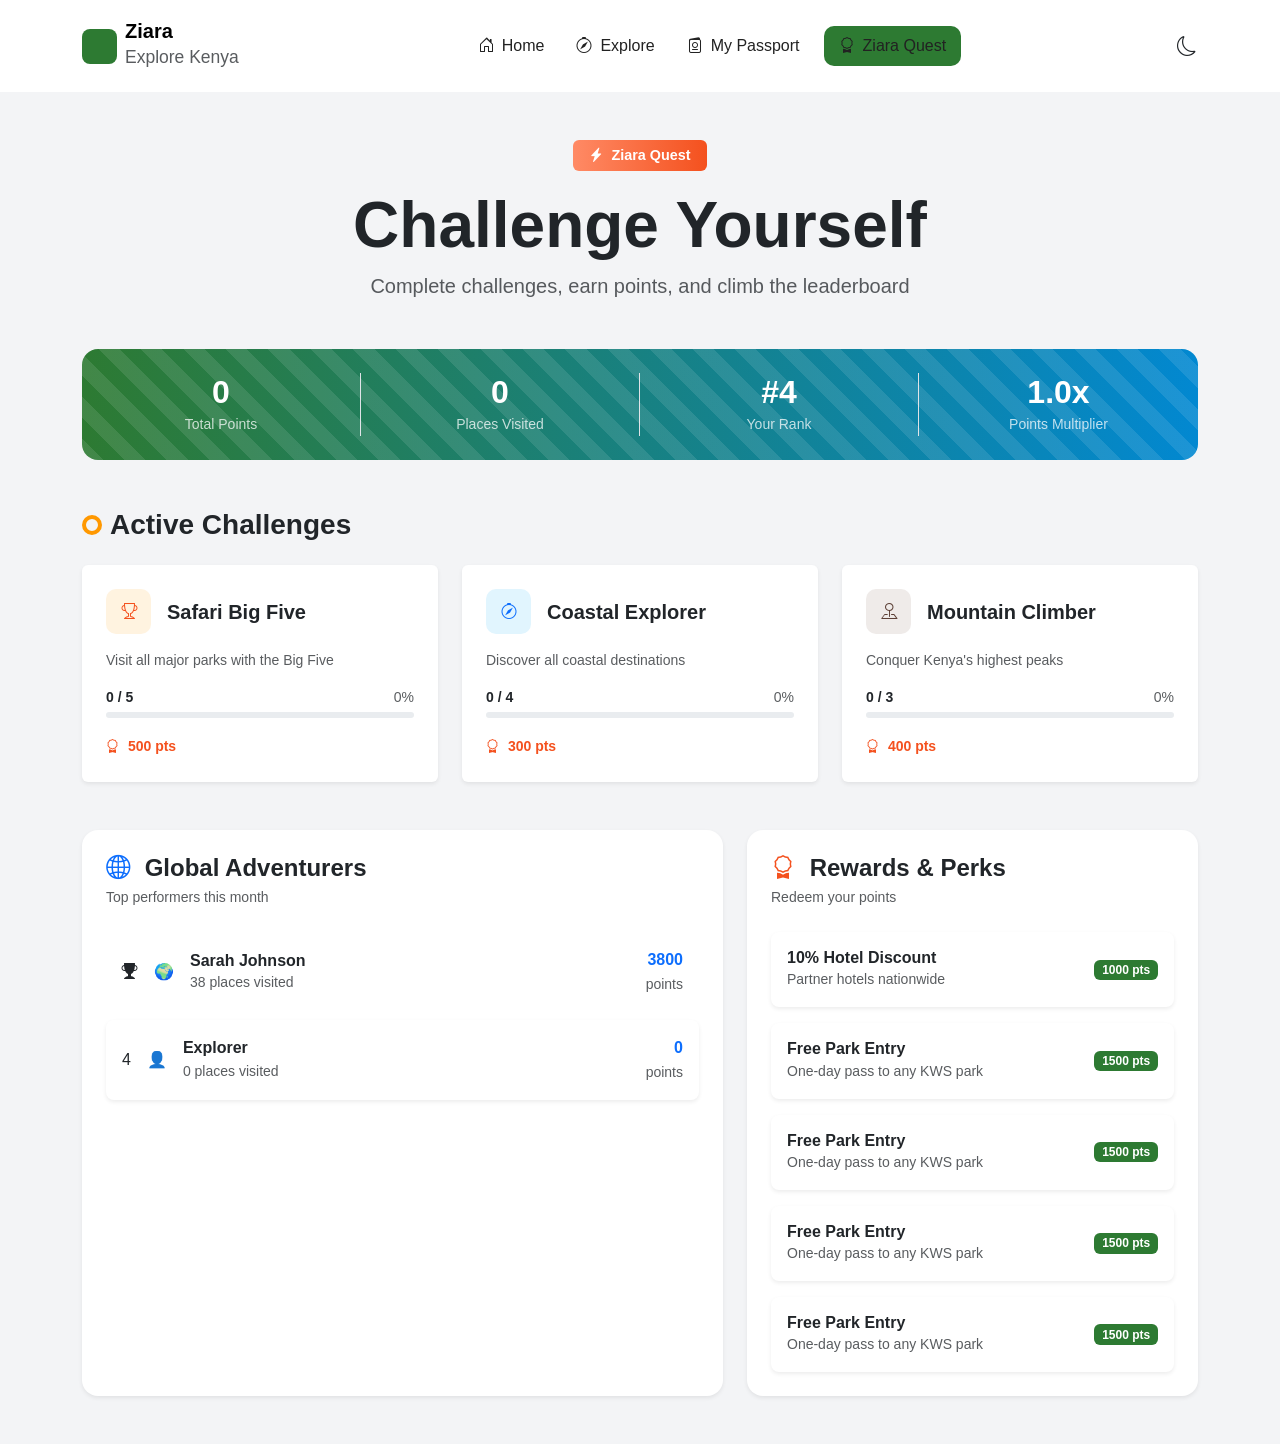
<file: lead.html>
<!DOCTYPE html>
<html lang="en">
<head>
    <meta charset="UTF-8">
    <meta name="viewport" content="width=device-width, initial-scale=1.0">
    <title>Ziara Quest | Challenges & Leaderboard</title>
    <link href="https://cdn.jsdelivr.net/npm/bootstrap@5.3.0/dist/css/bootstrap.min.css" rel="stylesheet">
    <link href="https://fonts.googleapis.com/css2?family=Plus+Jakarta+Sans:wght@400;600;700;800&display=swap" rel="stylesheet">
    <link rel="stylesheet" href="https://cdn.jsdelivr.net/npm/bootstrap-icons@1.11.1/font/bootstrap-icons.css">
    <link rel="stylesheet" href="style.css">
    <link rel="stylesheet" href="responsive.css">
</head>
<body>

    <nav class="navbar navbar-expand-lg navbar-light bg-white sticky-top py-3">
        <div class="container">
            <a class="navbar-brand d-flex align-items-center" href="#">
                <div class="logo-wrapper me-2">
                    <i class="bi bi-palm-fill text-white fs-5"></i>
                </div>
                <div class="brand-text">
                    <span class="fw-bold d-block lh-1">Ziara</span>
                    <small class="text-muted">Explore Kenya</small>
                </div>
            </a>
            
            <div class="collapse navbar-collapse justify-content-center" id="navContent">
                <ul class="navbar-nav gap-lg-3">
                    <li class="nav-item"><a class="nav-link active-nav" href="ziara.html"><i class="bi bi-house-door me-2"></i>Home</a></li>
                    <li class="nav-item"><a class="nav-link " href="index.html"><i class="bi bi-compass me-2"></i>Explore</a></li>
                    <li class="nav-item"><a class="nav-link" href=""><i class="bi bi-passport me-2"></i>My Passport</a></li>
                    <li class="nav-item"><a class="nav-link" href="lead.html"><i class="bi bi-award me-2"></i>Ziara Quest</a></li>
                </ul>
            </div>
            
            <div class="d-flex align-items-center gap-3">
                <button class="btn btn-link text-dark p-0"><i class="bi bi-moon fs-5"></i></button>
                <button class="navbar-toggler border-0 p-0" type="button" data-bs-toggle="collapse" data-bs-target="#navContent" aria-controls="navContent" aria-expanded="false" aria-label="Toggle navigation">
                    <span class="navbar-toggler-icon"></span>
                </button>
            </div>
        </div>
    </nav>

    <main class="container py-5">
        <div class="text-center mb-5">
            <span class="badge badge-orange mb-3"><i class="bi bi-lightning-charge-fill me-1"></i> Ziara Quest</span>
            <h1 class="display-3 fw-800 mb-2">Challenge Yourself</h1>
            <p class="text-muted fs-5">Complete challenges, earn points, and climb the leaderboard</p>
        </div>

        <div class="stats-bar mb-5">
            <div class="row text-white text-center py-4 g-0">
                <div class="col-3 border-end border-white-50">
                    <h2 class="fw-bold mb-0">0</h2>
                    <small class="opacity-75">Total Points</small>
                </div>
                <div class="col-3 border-end border-white-50">
                    <h2 class="fw-bold mb-0">0</h2>
                    <small class="opacity-75">Places Visited</small>
                </div>
                <div class="col-3 border-end border-white-50">
                    <h2 class="fw-bold mb-0">#4</h2>
                    <small class="opacity-75">Your Rank</small>
                </div>
                <div class="col-3">
                    <h2 class="fw-bold mb-0">1.0x</h2>
                    <small class="opacity-75">Points Multiplier</small>
                </div>
            </div>
        </div>

        <section class="mb-5">
            <h3 class="fw-bold mb-4 d-flex align-items-center">
                <div class="icon-indicator me-2"></div> Active Challenges
            </h3>
            <div class="row g-4">
                <div class="col-md-4">
                    <div class="card challenge-card h-100 border-0 shadow-sm p-4">
                        <div class="d-flex align-items-center mb-3">
                            <div class="challenge-icon bg-orange-soft text-orange me-3"><i class="bi bi-trophy"></i></div>
                            <h5 class="fw-bold mb-0">Safari Big Five</h5>
                        </div>
                        <p class="text-muted small">Visit all major parks with the Big Five</p>
                        <div class="mt-auto">
                            <div class="d-flex justify-content-between mb-1 small">
                                <span class="fw-bold">0 / 5</span>
                                <span class="text-muted">0%</span>
                            </div>
                            <div class="progress mb-3" style="height: 6px;">
                                <div class="progress-bar bg-light-gray" style="width: 0%"></div>
                            </div>
                            <span class="text-orange fw-bold small"><i class="bi bi-award me-1"></i> 500 pts</span>
                        </div>
                    </div>
                </div>
                <div class="col-md-4">
                    <div class="card challenge-card h-100 border-0 shadow-sm p-4">
                        <div class="d-flex align-items-center mb-3">
                            <div class="challenge-icon bg-blue-soft text-primary me-3"><i class="bi bi-compass"></i></div>
                            <h5 class="fw-bold mb-0">Coastal Explorer</h5>
                        </div>
                        <p class="text-muted small">Discover all coastal destinations</p>
                        <div class="mt-auto">
                            <div class="d-flex justify-content-between mb-1 small">
                                <span class="fw-bold">0 / 4</span>
                                <span class="text-muted">0%</span>
                            </div>
                            <div class="progress mb-3" style="height: 6px;">
                                <div class="progress-bar bg-light-gray" style="width: 0%"></div>
                            </div>
                            <span class="text-orange fw-bold small"><i class="bi bi-award me-1"></i> 300 pts</span>
                        </div>
                    </div>
                </div>
                <div class="col-md-4">
                    <div class="card challenge-card h-100 border-0 shadow-sm p-4">
                        <div class="d-flex align-items-center mb-3">
                            <div class="challenge-icon bg-brown-soft text-brown me-3"><i class="bi bi-pin-map"></i></div>
                            <h5 class="fw-bold mb-0">Mountain Climber</h5>
                        </div>
                        <p class="text-muted small">Conquer Kenya's highest peaks</p>
                        <div class="mt-auto">
                            <div class="d-flex justify-content-between mb-1 small">
                                <span class="fw-bold">0 / 3</span>
                                <span class="text-muted">0%</span>
                            </div>
                            <div class="progress mb-3" style="height: 6px;">
                                <div class="progress-bar bg-light-gray" style="width: 0%"></div>
                            </div>
                            <span class="text-orange fw-bold small"><i class="bi bi-award me-1"></i> 400 pts</span>
                        </div>
                    </div>
                </div>
            </div>
        </section>

        <div class="row g-4">
            <div class="col-lg-7">
                <div class="card border-0 shadow-sm p-4 rounded-4 h-100">
                    <h4 class="fw-bold mb-1"><i class="bi bi-globe2 text-primary me-2"></i> Global Adventurers</h4>
                    <p class="text-muted small mb-4">Top performers this month</p>
                    
                    <div class="leaderboard-container">
                        <div class="rank-row d-flex align-items-center p-3 mb-2 rounded-3 bg-light-hover">
                            <div class="rank-badge gold me-3"><i class="bi bi-trophy-fill"></i></div>
                            <div class="user-avatar me-3">🌍</div>
                            <div class="flex-grow-1">
                                <h6 class="fw-bold mb-0">Sarah Johnson</h6>
                                <small class="text-muted">38 places visited</small>
                            </div>
                            <div class="text-end">
                                <span class="fw-bold text-primary">3800</span><br><small class="text-muted">points</small>
                            </div>
                        </div>
                        <div class="rank-row d-flex align-items-center p-3 mb-2 rounded-3 border-user shadow-sm">
                            <div class="rank-num me-3">4</div>
                            <div class="user-avatar me-3">👤</div>
                            <div class="flex-grow-1">
                                <h6 class="fw-bold mb-0">Explorer <span class="badge bg-orange ms-1">You</span></h6>
                                <small class="text-muted">0 places visited</small>
                            </div>
                            <div class="text-end">
                                <span class="fw-bold text-primary">0</span><br><small class="text-muted">points</small>
                            </div>
                        </div>
                    </div>
                </div>
            </div>

            <div class="col-lg-5">
                <div class="card border-0 shadow-sm p-4 rounded-4 h-100 reward-bg">
                    <h4 class="fw-bold mb-1"><i class="bi bi-award text-orange me-2"></i> Rewards & Perks</h4>
                    <p class="text-muted small mb-4">Redeem your points</p>
                    
                    <div class="perk-list d-flex flex-column gap-3">
                        <div class="perk-item p-3 bg-white rounded-3 shadow-sm d-flex justify-content-between align-items-center">
                            <div>
                                <h6 class="fw-bold mb-0">10% Hotel Discount</h6>
                                <small class="text-muted small">Partner hotels nationwide</small>
                            </div>
                            <span class="badge bg-green-solid">1000 pts</span>
                        </div>
                        <div class="perk-item p-3 bg-white rounded-3 shadow-sm d-flex justify-content-between align-items-center">
                            <div>
                                <h6 class="fw-bold mb-0">Free Park Entry</h6>
                                <small class="text-muted small">One-day pass to any KWS park</small>
                            </div>
                            <span class="badge bg-green-solid">1500 pts</span>
                        </div>

                         <div class="perk-item p-3 bg-white rounded-3 shadow-sm d-flex justify-content-between align-items-center">
                            <div>
                                <h6 class="fw-bold mb-0">Free Park Entry</h6>
                                <small class="text-muted small">One-day pass to any KWS park</small>
                            </div>
                            <span class="badge bg-green-solid">1500 pts</span>
                        </div>

                         <div class="perk-item p-3 bg-white rounded-3 shadow-sm d-flex justify-content-between align-items-center">
                            <div>
                                <h6 class="fw-bold mb-0">Free Park Entry</h6>
                                <small class="text-muted small">One-day pass to any KWS park</small>
                            </div>
                            <span class="badge bg-green-solid">1500 pts</span>
                        </div>

                         <div class="perk-item p-3 bg-white rounded-3 shadow-sm d-flex justify-content-between align-items-center">
                            <div>
                                <h6 class="fw-bold mb-0">Free Park Entry</h6>
                                <small class="text-muted small">One-day pass to any KWS park</small>
                            </div>
                            <span class="badge bg-green-solid">1500 pts</span>
                        </div>
                    </div>
                </div>
            </div>
        </div>
    </main>

    <script src="https://cdn.jsdelivr.net/npm/bootstrap@5.3.0/dist/js/bootstrap.bundle.min.js"></script>
    <script src="script.js"></script>
</body>
</html>
</file>
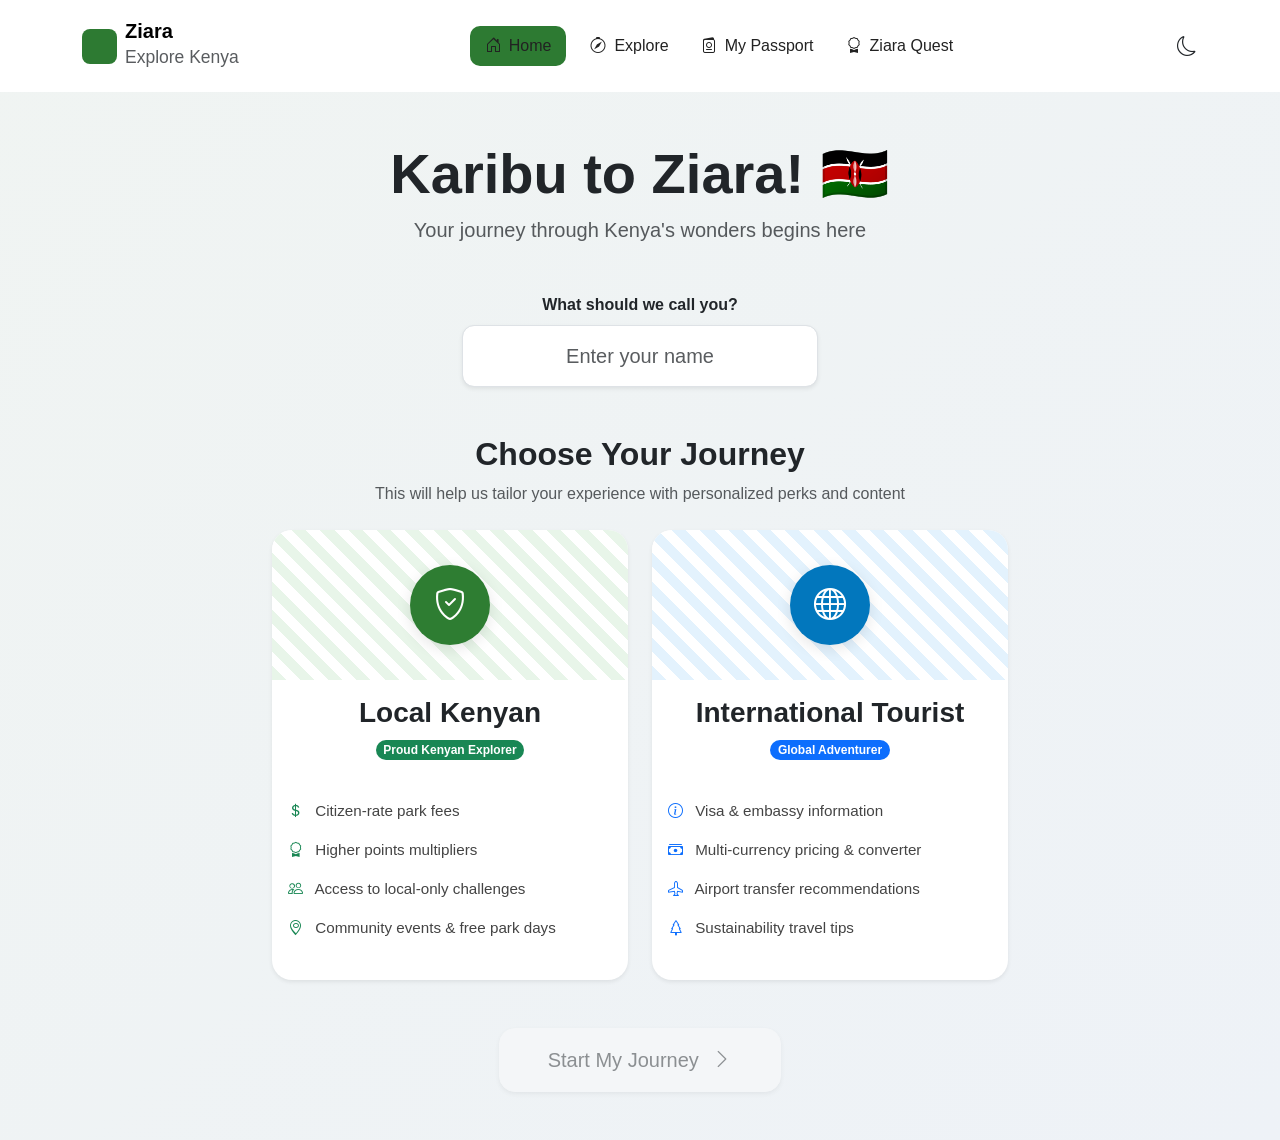
<file: ziara.html>
<!DOCTYPE html>
<html lang="en">
<head>
    <meta charset="UTF-8">
    <meta name="viewport" content="width=device-width, initial-scale=1.0">
    <title>Karibu to Ziara | Design Kenya Travel App</title>
    <link href="https://cdn.jsdelivr.net/npm/bootstrap@5.3.0/dist/css/bootstrap.min.css" rel="stylesheet">
    <link href="https://fonts.googleapis.com/css2?family=Inter:wght@400;600;700&display=swap" rel="stylesheet">
    <link rel="stylesheet" href="https://cdn.jsdelivr.net/npm/bootstrap-icons@1.11.1/font/bootstrap-icons.css">
    <link rel="stylesheet" href="ziara.css">
    <link rel="stylesheet" href="style.css">
    <link rel="stylesheet" href="responsive.css">
</head>
<body>

    <nav class="navbar navbar-expand-lg navbar-light bg-white sticky-top py-3">
        <div class="container">
            <a class="navbar-brand d-flex align-items-center" href="#">
                <div class="logo-wrapper me-2">
                    <i class="bi bi-palm-fill text-white fs-5"></i>
                </div>
                <div class="brand-text">
                    <span class="fw-bold d-block lh-1">Ziara</span>
                    <small class="text-muted">Explore Kenya</small>
                </div>
            </a>
            
            <div class="collapse navbar-collapse justify-content-center" id="navContent">
               <ul class="navbar-nav gap-lg-3">
                    <li class="nav-item"><a class="nav-link active-nav" href="ziara.html"><i class="bi bi-house-door me-2"></i>Home</a></li>
                    <li class="nav-item"><a class="nav-link " href="index.html"><i class="bi bi-compass me-2"></i>Explore</a></li>
                    <li class="nav-item"><a class="nav-link" href=""><i class="bi bi-passport me-2"></i>My Passport</a></li>
                    <li class="nav-item"><a class="nav-link" href="lead.html"><i class="bi bi-award me-2"></i>Ziara Quest</a></li>
                </ul>
            </div>
            
            <div class="d-flex align-items-center gap-3">
                <button class="btn btn-link text-dark p-0"><i class="bi bi-moon fs-5"></i></button>
                <button class="navbar-toggler border-0 p-0" type="button" data-bs-toggle="collapse" data-bs-target="#navContent" aria-controls="navContent" aria-expanded="false" aria-label="Toggle navigation">
                    <span class="navbar-toggler-icon"></span>
                </button>
            </div>
        </div>
    </nav>

    <div class="main-wrapper py-5">
        <div class="container text-center">
            <header class="mb-5">
                <h1 class="display-4 fw-bold">Karibu to Ziara! 🇰🇪</h1>
                <p class="text-muted fs-5">Your journey through Kenya's wonders begins here</p>
            </header>

            <div class="row justify-content-center mb-5">
                <div class="col-md-6 col-lg-4">
                    <label class="form-label fw-semibold">What should we call you?</label>
                    <input id="userNameInput" type="text" class="form-control form-control-lg text-center shadow-sm" placeholder="Enter your name">
                </div>
            </div>

            <div class="mb-4">
                <h2 class="fw-bold">Choose Your Journey</h2>
                <p class="text-muted">This will help us tailor your experience with personalized perks and content</p>
            </div>

            <div class="row g-4 justify-content-center">
                <div class="col-md-5 col-lg-4">
                    <div class="card journey-card h-100 border-0 shadow-sm" onclick="selectJourney(this)">
                        <div class="card-header-pattern local-pattern">
                            <div class="icon-circle bg-green">
                                <i class="bi bi-shield-check text-white fs-2"></i>
                            </div>
                        </div>
                        <div class="card-body">
                            <h3 class="fw-bold">Local Kenyan</h3>
                            <span class="badge bg-success rounded-pill mb-3">Proud Kenyan Explorer</span>
                            <ul class="list-unstyled text-start mt-3">
                                <li><i class="bi bi-currency-dollar text-success me-2"></i> Citizen-rate park fees</li>
                                <li><i class="bi bi-award text-success me-2"></i> Higher points multipliers</li>
                                <li><i class="bi bi-people text-success me-2"></i> Access to local-only challenges</li>
                                <li><i class="bi bi-geo-alt text-success me-2"></i> Community events & free park days</li>
                            </ul>
                        </div>
                    </div>
                </div>

                <div class="col-md-5 col-lg-4">
                    <div class="card journey-card h-100 border-0 shadow-sm" onclick="selectJourney(this)">
                        <div class="card-header-pattern tourist-pattern">
                            <div class="icon-circle bg-blue">
                                <i class="bi bi-globe text-white fs-2"></i>
                            </div>
                        </div>
                        <div class="card-body">
                            <h3 class="fw-bold">International Tourist</h3>
                            <span class="badge bg-primary rounded-pill mb-3">Global Adventurer</span>
                            <ul class="list-unstyled text-start mt-3">
                                <li><i class="bi bi-info-circle text-primary me-2"></i> Visa & embassy information</li>
                                <li><i class="bi bi-cash-stack text-primary me-2"></i> Multi-currency pricing & converter</li>
                                <li><i class="bi bi-airplane text-primary me-2"></i> Airport transfer recommendations</li>
                                <li><i class="bi bi-tree text-primary me-2"></i> Sustainability travel tips</li>
                            </ul>
                        </div>
                    </div>
                </div>
            </div>

            <div class="mt-5">
                <button class="btn btn-light btn-lg px-5 py-3 shadow-sm text-muted rounded-4" id="startBtn" disabled>
                    Start My Journey <i class="bi bi-chevron-right ms-2"></i>
                </button>
            </div>
        </div>
    </div>

    <script src="script.js"></script>
</body>
</html>
</file>
<file: style.css>
:root {
    --ziara-green: #2d7a32;
    --ziara-bg: #f9fbfa;
    --brown: #795548;
}

body {
    background-color: var(--ziara-bg);
    font-family: 'Plus Jakarta Sans', sans-serif;
}

.fw-800 { font-weight: 800; }

/* Navbar Styling */
.logo-wrapper {
    background-color: var(--ziara-green);
    width: 35px;
    height: 35px;
    display: flex;
    align-items: center;
    justify-content: center;
    border-radius: 8px;
}

.active-nav {
    background-color: var(--ziara-green) !important;
    color: white !important;
    border-radius: 10px;
    padding-left: 15px !important;
    padding-right: 15px !important;
}

.navbar-nav .nav-link {
    color: #222 !important;
}

.navbar-nav .nav-link:hover {
    color: var(--ziara-green) !important;
}

.navbar-collapse {
    background-color: #ffffff;
}

@media (max-width: 991.98px) {
    .navbar-collapse {
        position: absolute;
        top: 100%;
        left: 0;
        right: 0;
        background-color: #ffffff;
        z-index: 1000;
        padding: 1rem;
        border-top: 1px solid rgba(0,0,0,0.08);
    }

    .navbar-nav {
        flex-direction: column;
        gap: 0.75rem;
    }

    .navbar-nav .nav-link {
        width: 100%;
        padding: 0.6rem 1rem;
        border-radius: 0.75rem;
    }
}

body.dark-mode .navbar-collapse {
    background-color: #1e1e1e !important;
}

body.dark-mode .navbar-nav .nav-link {
    color: #e6e8ed !important;
}

body.dark-mode .navbar-nav .nav-link:hover {
    color: #ffffff !important;
}

body.dark-mode .navbar-toggler-icon {
    filter: invert(1);
}

/* Filters */
.btn-filter {
    background: white;
    border: 1px solid #eee;
    border-radius: 12px;
    padding: 8px 18px;
    font-weight: 600;
    white-space: nowrap;
}

.btn-filter.active {
    background-color: var(--ziara-green);
    color: white;
    border-color: var(--ziara-green);
}

/* Safari Cards */
.safari-card {
    border-radius: 24px !important;
    overflow: hidden;
    box-shadow: 0 10px 30px rgba(0,0,0,0.04);
    transition: transform 0.3s ease;
}

.safari-card:hover {
    transform: translateY(-10px);
}

.img-container {
    position: relative;
    height: 220px;
    overflow: hidden;
}

.img-container img {
    width: 100%;
    height: 100%;
    object-fit: cover;
}

.category-label {
    position: absolute;
    top: 15px;
    left: 15px;
    padding: 8px 12px;
    border-radius: 8px;
    font-weight: 600;
}

.bg-brown { background-color: var(--brown); }

.location-tag {
    font-size: 0.85rem;
    color: #888;
}

.tag-pill {
    background-color: #f0f2f1;
    color: #444;
    font-weight: 500;
    margin-right: 5px;
    padding: 6px 12px;
    border-radius: 6px;
}

.btn-visited {
    background-color: var(--ziara-green);
    border: none;
    transition: opacity 0.2s;
}

.btn-visited:hover {
    background-color: #1e5421;
}

/* Responsive adjustment for filters */
.filter-scroll {
    overflow-x: auto;
    -ms-overflow-style: none;
    scrollbar-width: none;
}
.filter-scroll::-webkit-scrollbar { display: none; }

/* General Layout */
body {
    background-color: #f3f4f6;
    font-family: 'Segoe UI', Tahoma, Geneva, Verdana, sans-serif;
}

.custom-card {
    border: none;
    border-radius: 24px;
    overflow: hidden;
    box-shadow: 0 10px 30px rgba(0, 0, 0, 0.08);
    max-width: 420px;
    width: 100%;
}

/* Image Section */
.image-container {
    position: relative;
}

.badge-overlay {
    position: absolute;
    top: 16px;
    left: 16px;
    background-color: #2d7a32;
    color: white;
    padding: 6px 16px;
    border-radius: 50px;
    font-size: 0.8rem;
    font-weight: 700;
    letter-spacing: 0.3px;
}

/* Text Content */
.card-title {
    font-weight: 800;
    font-size: 1.45rem;
    color: #111;
}

.card-description {
    color: #6c757d;
    font-size: 0.95rem;
    line-height: 1.5;
}

.location-info {
    color: #6c757d;
    font-size: 0.9rem;
    font-weight: 500;
}

/* Activity Tags */
.activity-tag {
    background-color: #f1f3f5;
    color: #333;
    border-radius: 8px;
    padding: 6px 14px;
    font-size: 0.85rem;
    font-weight: 500;
    display: inline-block;
    margin: 0 4px 8px 0;
}

.divider {
    opacity: 0.1;
    margin-top: 0;
}

/* Price & Button */
.icon-dollar {
    color: #ff9800;
    font-weight: 700;
    margin-right: 2px;
}

.amount {
    font-weight: 800;
    font-size: 1.25rem;
    color: #222;
}

.currency {
    color: #888;
    font-size: 0.85rem;
    margin-left: 4px;
}

.btn-visited {
    background-color: #2d7a32;
    color: white;
    border-radius: 12px;
    padding: 10px 24px;
    font-weight: 600;
    border: none;
    transition: transform 0.2s, background-color 0.2s;
}

.btn-visited:hover {
    background-color: #235e26;
    color: white;
    transform: translateY(-1px);
}

/* Make card containers responsive */
.container.vh-100 {
    height: auto !important;
}

/* Header Badge */
.badge-orange {
    background: linear-gradient(90deg, #ff8a65, #f4511e);
    padding: 8px 16px;
    font-size: 0.9rem;
}

/* Challenge Cards */
.challenge-icon {
    width: 45px;
    height: 45px;
    display: flex;
    align-items: center;
    justify-content: center;
    border-radius: 10px;
}

.bg-orange-soft { background-color: #fff3e0; }
.text-orange { color: #f4511e; }
.bg-blue-soft { background-color: #e1f5fe; }
.bg-brown-soft { background-color: #efebe9; }
.text-brown { color: #5d4037; }
.bg-light-gray { background-color: #e9ecef; }

.icon-indicator {
    width: 20px;
    height: 20px;
    border: 4px solid #ff9800;
    border-radius: 50%;
}

.bg-green-solid {
    background-color: #2d7a32;
    color: white;
}

/* Dark Mode */
body.dark-mode {
    background-color: #121212;
    color: #e6e8ed;
}

body.dark-mode .navbar {
    background-color: #1e1e1e !important;
}

body.dark-mode .card,
body.dark-mode .custom-card,
body.dark-mode .challenge-card,
body.dark-mode .reward-bg,
body.dark-mode .filter-scroll,
body.dark-mode .view-toggle,
body.dark-mode .user-avatar,
body.dark-mode .stats-bar {
    background-color: #1e1e1e !important;
    color: #e6e8ed !important;
    border-color: #333 !important;
}

body.dark-mode .card-title,
body.dark-mode .card-description,
body.dark-mode .location-info,
body.dark-mode .activity-tag,
body.dark-mode .amount,
body.dark-mode .currency,
body.dark-mode .text-muted,
body.dark-mode .text-primary,
body.dark-mode .text-success,
body.dark-mode .text-orange,
body.dark-mode .text-brown {
    color: #cccccc !important;
}

body.dark-mode .activity-tag {
    background-color: #232830;
}

body.dark-mode .badge-overlay {
    background-color: #275b2e;
}

body.dark-mode .btn-filter {
    background-color: #232830;
    color: #e6e8ed;
    border-color: #333;
}

body.dark-mode .btn-filter.active {
    background-color: #2d7a32;
    color: #ffffff;
}

body.dark-mode .btn-visited {
    background-color: #2d7a32 !important;
    color: #ffffff !important;
}

body.dark-mode .btn-link {
    color: #ffffff !important;
}

body.dark-mode .badge,
body.dark-mode .bg-light-gray,
body.dark-mode .bg-blue-soft,
body.dark-mode .bg-orange-soft,
body.dark-mode .bg-brown-soft,
body.dark-mode .bg-green-solid {
    background-color: #232830 !important;
    color: #e6e8ed !important;
}

body.dark-mode .bi-sun {
    color: #ffd700;
    filter: drop-shadow(0 0 5px #ffd700);
}

body.dark-mode .perk-item {
    background-color: #2e2e2e !important;
    color: #ffffff !important;
}

body.dark-mode .perk-item .text-muted {
    color: #cccccc !important;
}

body.dark-mode .badge.bg-green-solid {
    background: linear-gradient(45deg, #4caf50, #2e7d32) !important;
    color: white !important;
    border: 2px solid #66bb6a !important;
    box-shadow: 0 0 10px rgba(76, 175, 80, 0.5) !important;
}

/* Stats Bar */
.stats-bar {
    background: linear-gradient(90deg, #2d7a32 0%, #0288d1 100%);
    border-radius: 16px;
    overflow: hidden;
    position: relative;
}

.stats-bar::before {
    content: "";
    position: absolute;
    top: 0; left: 0; width: 100%; height: 100%;
    background: repeating-linear-gradient(
        45deg,
        rgba(255, 255, 255, 0.1),
        rgba(255, 255, 255, 0.1) 15px,
        transparent 15px,
        transparent 30px
    );
}
</file>
<file: responsive.css>
@media (max-width: 991.98px) {
    .view-toggle {
        width: 100%;
        justify-content: center;
    }

    .view-toggle .btn {
        width: 100%;
        max-width: 220px;
    }

    .filter-scroll {
        justify-content: center;
    }
}

@media (max-width: 767.98px) {
    .filter-scroll {
        gap: 0.75rem;
        flex-wrap: wrap;
    }

    .filter-scroll .btn-filter {
        min-width: 130px;
        padding: 0.55rem 1rem;
        font-size: 0.9rem;
        flex: 1 1 auto;
    }

    .stats-bar .col-3 {
        border-right: none !important;
        border-bottom: 1px solid rgba(255, 255, 255, 0.12);
        padding-bottom: 1rem;
        margin-bottom: 1rem;
    }

    .stats-bar .col-3:last-child {
        border-bottom: none !important;
        margin-bottom: 0;
    }

    .rank-row {
        flex-direction: column;
        align-items: stretch;
        gap: 0.75rem;
    }

    .rank-row .text-end {
        text-align: left !important;
    }

    .perk-item {
        flex-direction: column;
        align-items: stretch;
        gap: 0.75rem;
        text-align: left;
    }

    .perk-item .badge {
        align-self: flex-start;
    }
}
</file>
<file: ziara.css>
:root {
    --ziara-green: #2d7a32;
    --ziara-bg: #f9fbfa;
    --brown: #795548;
}

body {
    font-family: 'Inter', sans-serif;
    background: linear-gradient(135deg, #f0f4f2 0%, #eef2f7 100%);
    min-height: 100vh;
}

.fw-800 { font-weight: 800; }

/* Navbar Styling */
.logo-wrapper {
    background-color: var(--ziara-green);
    width: 35px;
    height: 35px;
    display: flex;
    align-items: center;
    justify-content: center;
    border-radius: 8px;
}

.active-nav {
    background-color: var(--ziara-green) !important;
    color: white !important;
    border-radius: 10px;
    padding-left: 15px !important;
    padding-right: 15px !important;
}

.journey-card {
    transition: transform 0.3s ease, border 0.3s ease;
    cursor: pointer;
    overflow: hidden;
    border-radius: 20px !important;
}

.journey-card:hover {
    transform: translateY(-10px);
}

.journey-card.selected {
    border: 3px solid #0d6efd !important;
}

/* Card Headers with Diagonal Stripes */
.card-header-pattern {
    height: 150px;
    display: flex;
    align-items: center;
    justify-content: center;
    position: relative;
}

.local-pattern {
    background: repeating-linear-gradient(45deg, #e8f5e9, #e8f5e9 10px, #ffffff 10px, #ffffff 20px);
}

.tourist-pattern {
    background: repeating-linear-gradient(45deg, #e3f2fd, #e3f2fd 10px, #ffffff 10px, #ffffff 20px);
}

.icon-circle {
    width: 80px;
    height: 80px;
    border-radius: 50%;
    display: flex;
    align-items: center;
    justify-content: center;
    box-shadow: 0 4px 15px rgba(0,0,0,0.1);
}

.bg-green { background-color: #2e7d32; }
.bg-blue { background-color: #0277bd; }

.list-unstyled li {
    padding: 8px 0;
    font-size: 0.95rem;
    color: #444;
}

input.form-control {
    border-radius: 12px;
    border: 1px solid #dee2e6;
    padding: 15px;
}

#startBtn:not([disabled]) {
    background-color: #f8f9fa;
    color: #333 !important;
    font-weight: 600;
}

/* Dark mode styles for ziara page */
body.dark-mode {
    background: #10131a;
    color: #e6e8ed;
}

body.dark-mode .navbar,
body.dark-mode .main-wrapper,
body.dark-mode .card,
body.dark-mode .perk-item,
body.dark-mode .form-control,
body.dark-mode .reward-bg,
body.dark-mode .challenge-card {
    background-color: #181c25 !important;
    color: #e6e8ed !important;
    border-color: #2a2f3b !important;
}

.dark-mode .navbar .nav-link {
    color: rgba(230, 232, 237, 0.9) !important;
}

.dark-mode .navbar .nav-link.active-nav {
    background-color: #2d7a32 !important;
    color: #ffffff !important;
}

.dark-mode .card-header-pattern.local-pattern,
.dark-mode .card-header-pattern.tourist-pattern {
    background: #16212d;
}

.dark-mode .text-muted,
.dark-mode .text-primary,
.dark-mode .text-success,
.dark-mode .text-brown {
    color: #b0b6c1 !important;
}

.dark-mode .badge {
    background-color: #2a2f3b !important;
    color: #ffffff !important;
}

.dark-mode .badge.bg-success,
.dark-mode .badge.bg-primary,
.dark-mode .badge.bg-orange,
.dark-mode .badge.bg-green-solid {
    filter: brightness(1.1);
}

.dark-mode .progress-bar.bg-light-gray {
    background-color: #3a3f4d !important;
}

.dark-mode .form-control {
    background-color: #141824 !important;
    border: 1px solid #343a45 !important;
    color: #e6e8ed !important;
}

.dark-mode .btn-light {
    background-color: #2a2f3b !important;
    color: #e6e8ed !important;
    border-color: #3c4454 !important;
}

/* Dark Mode */
.dark-mode {
    background-color: #121212;
    color: #ffffff;
}

.dark-mode .navbar {
    background-color: #1e1e1e !important;
}

.dark-mode .card {
    background-color: #1e1e1e;
    color: #ffffff;
    border-color: #333;
}

.dark-mode .text-muted {
    color: #cccccc !important;
}

.dark-mode .btn-link {
    color: #ffffff;
}

.dark-mode .badge {
    background-color: #333;
    color: #ffffff;
}

.dark-mode .bi-sun {
    color: #ffd700;
    filter: drop-shadow(0 0 5px #ffd700);
}
</file>
